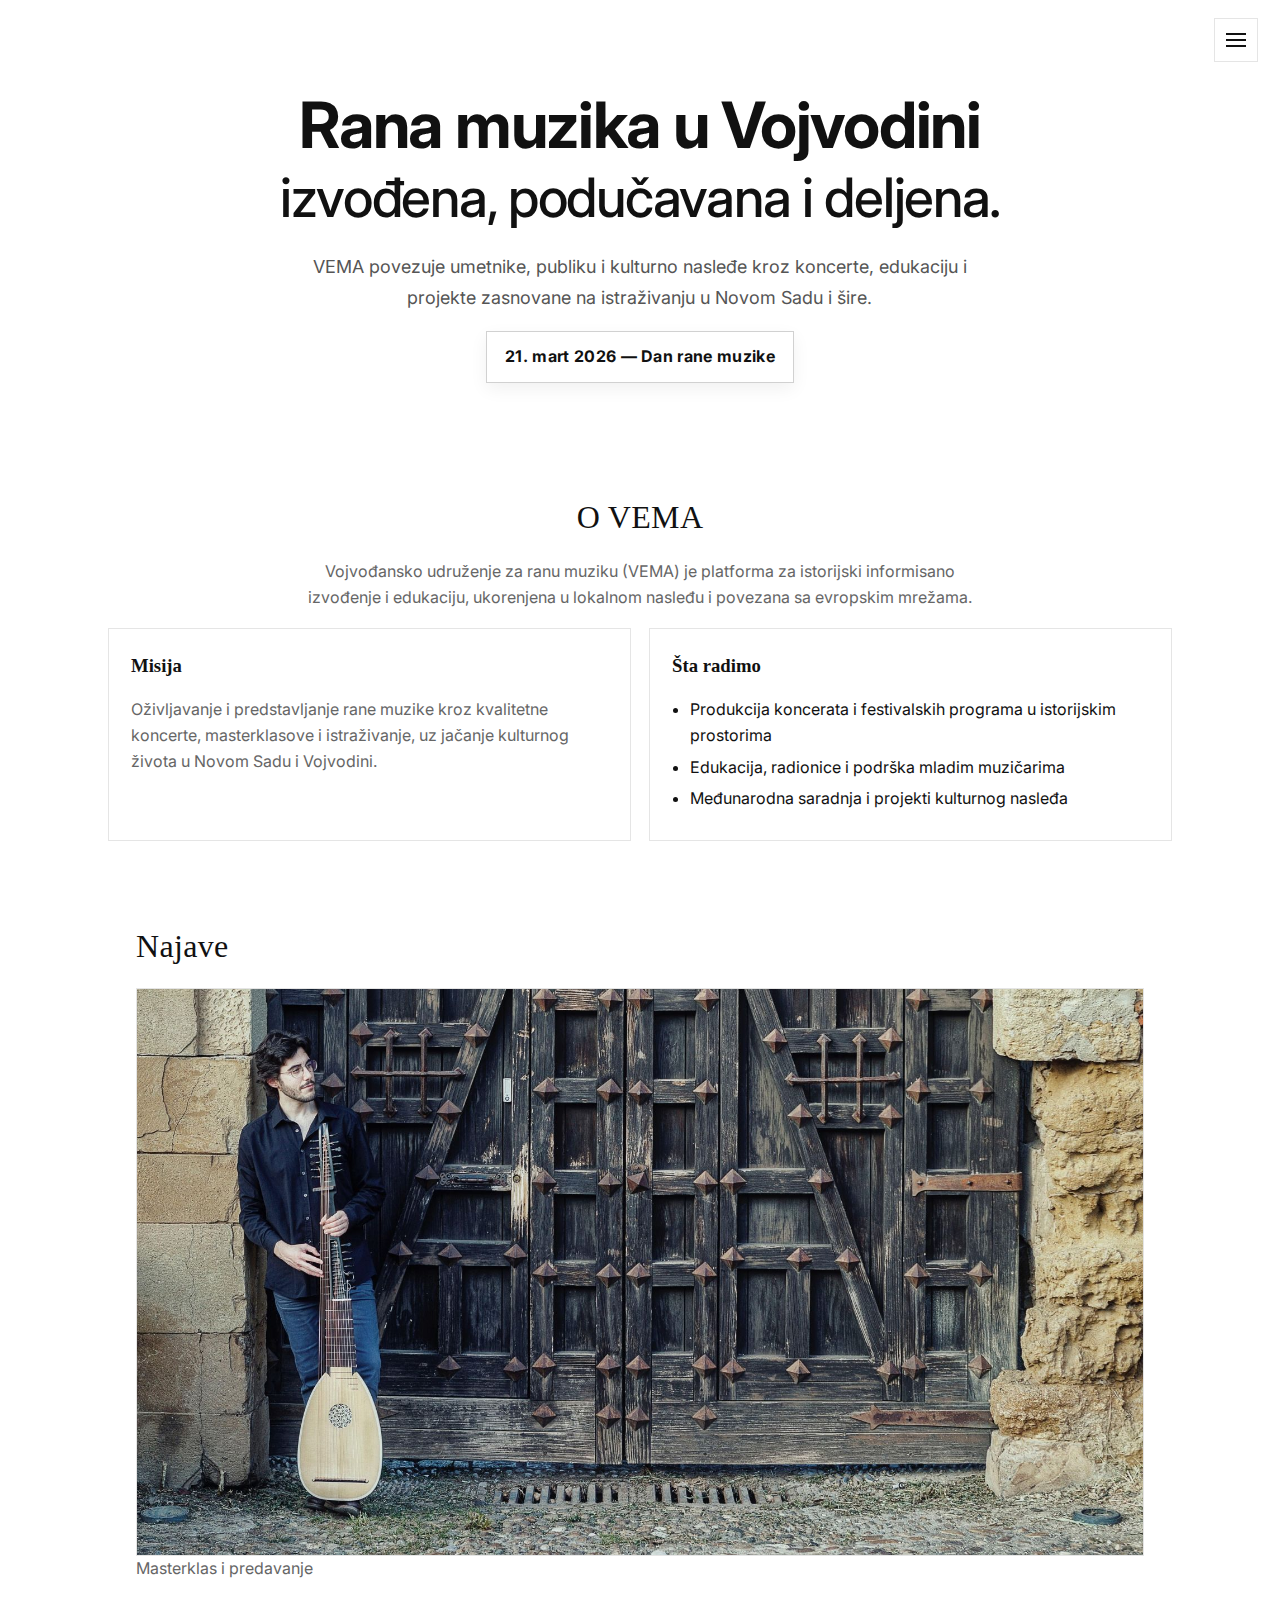
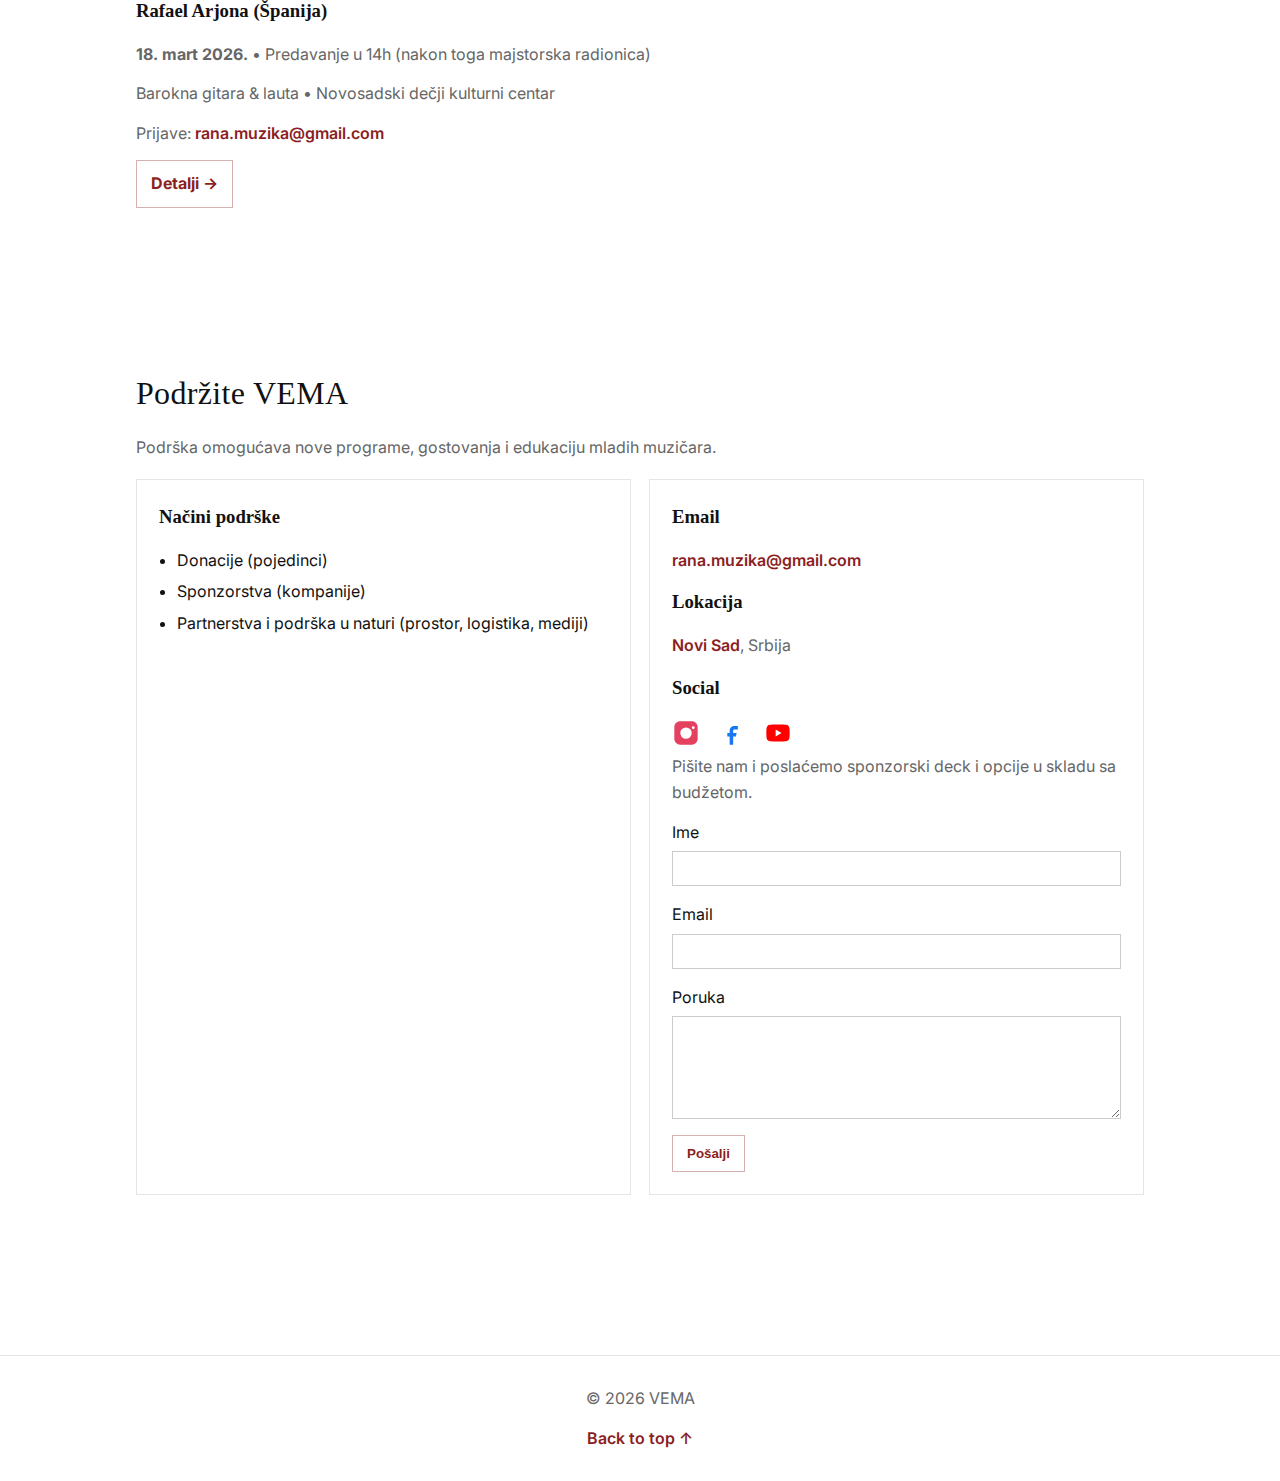
<file: index.html>
<!doctype html>
<html lang="sr">
<head>
  <meta charset="utf-8" />
  <meta name="viewport" content="width=device-width, initial-scale=1" />
  <title>VEMA – Vojvođansko udruženje za ranu muziku</title>
  <meta name="description" content="VEMA — Vojvođansko udruženje za ranu muziku. Koncerti, edukacija, istraživanje i projekti kulturnog nasleđa u Novom Sadu i Vojvodini." />
  <link rel="stylesheet" href="/styles.css" />
</head>

<body>
  <a class="skip-link" href="#main">Skip to content</a>

<!-- HAMBURGER MENU (top-right) -->
<details class="hamburger" role="navigation">
  <summary aria-label="Otvori meni" title="Meni">
    <span class="hamburger-icon" aria-hidden="true"></span>
  </summary>

  <div class="hamburger-panel">
    <a href="/index.html">Početna</a>
    <a href="/early-music-day/index.html">Dan rane muzike</a>

    <div class="hamburger-divider"></div>

    <div class="hamburger-lang">
      <a href="/index.html" aria-label="Srpski">🇷🇸 SR</a>
      <a href="/en/index.html" aria-label="English">🇬🇧 EN</a>
    </div>
  </div>
</details>

  <main id="main">

    <!-- HERO -->
<section class="hero">
  <div class="container hero-inner">
    <div class="hero-copy">

      <h1 class="hero-title">
        Rana muzika u Vojvodini
        <span class="hero-subline">izvođena, podučavana i deljena.</span>
      </h1>

      <p class="lead">
        VEMA povezuje umetnike, publiku i kulturno nasleđe kroz koncerte,
        edukaciju i projekte zasnovane na istraživanju u Novom Sadu i šire.
             <div class="hero-cta">
  <a class="cta-primary" href="/early-music-day/">
    21. mart 2026 — Dan rane muzike 
  </a>
</div>
      </p>

 

    </div>
  </div>
</section>
    <!-- ABOUT -->
    <section id="about" class="section">
      <div class="container">
        <div class="section-head">
          <h2>O VEMA</h2>
          <p>
            Vojvođansko udruženje za ranu muziku (VEMA) je platforma za istorijski informisano izvođenje i edukaciju,
            ukorenjena u lokalnom nasleđu i povezana sa evropskim mrežama.
          </p>
        </div>

        <div class="grid two">
          <div class="panel">
            <h3>Misija</h3>
            <p>
              Oživljavanje i predstavljanje rane muzike kroz kvalitetne koncerte, masterklasove i istraživanje,
              uz jačanje kulturnog života u Novom Sadu i Vojvodini.
            </p>
          </div>
          <div class="panel">
            <h3>Šta radimo</h3>
            <ul class="bullets">
              <li>Produkcija koncerata i festivalskih programa u istorijskim prostorima</li>
              <li>Edukacija, radionice i podrška mladim muzičarima</li>
              <li>Međunarodna saradnja i projekti kulturnog nasleđa</li>
            </ul>
          </div>
        </div>

    <!-- EVENTS -->
<section class="section najave-section">
  <div class="container">

<div class="announcements-box">
  <h2>Najave</h2>

  <article class="featured-announcement">
    <a class="featured-media" href="/early-music-day/" aria-label="Rafael Arjona — detalji">
      <img
        src="/assets/images/rafael-arjona-2026.jpg"
        alt="Masterklas i predavanje — Rafael Arjona — 18. mart 2026, Novi Sad"
        loading="lazy"
      />
    </a>

    <div class="featured-content">
      <p class="kicker">Masterklas i predavanje</p>
      <h3>Rafael Arjona (Španija)</h3>
      <p class="meta"><strong>18. mart 2026.</strong> • Predavanje u 14h (nakon toga majstorska radionica)</p>
      <p class="meta">Barokna gitara &amp; lauta • Novosadski dečji kulturni centar</p>
      <p class="meta">Prijave: <a class="link" href="mailto:rana.muzika@gmail.com">rana.muzika@gmail.com</a></p>

      <a class="btn primary" href="/early-music-day/">Detalji →</a>
    </div>
  </article>
</div>

      <!-- existing events stay exactly as they are -->
      
    </div>
</section>


    <!-- SUPPORT -->

<section class="section">
  <div class="container">

    <h2>Podržite VEMA</h2>
    <p>Podrška omogućava nove programe, gostovanja i edukaciju mladih muzičara.</p>

    <div class="grid two">

            <div class="panel">
                    <h3>Načini podrške</h3>
            <ul class="bullets">
              <li>Donacije (pojedinci)</li>
              <li>Sponzorstva (kompanije)</li>
              <li>Partnerstva i podrška u naturi (prostor, logistika, mediji)</li>
            </ul>
          </div>

           
          <div class="panel">
            <h3>Email</h3>
            <p><a class="link" href="mailto:rana.muzika@gmail.com">rana.muzika@gmail.com</a></p>

            <h3>Lokacija</h3>
            <p><a href="https://novisad.travel/" target="_blank" rel="noopener" class="link"> Novi Sad</a>, Srbija</p>

<h3>Social</h3>

<div class="social-links">
  <a href="https://instagram.com/danibaroknemuzike/" target="_blank" rel="noopener" aria-label="Instagram">
    <svg viewBox="0 0 24 24" class="social-icon">
      <path d="M7 2C4.2 2 2 4.2 2 7v10c0 2.8 2.2 5 5 5h10c2.8 0 5-2.2 5-5V7c0-2.8-2.2-5-5-5H7zm5 5.2A4.8 4.8 0 1112 17a4.8 4.8 0 010-9.8zm6.2-.9a1.2 1.2 0 110 2.4 1.2 1.2 0 010-2.4z"/>
    </svg>
  </a>

  <a href="https://facebook.com/danibarokne.muzike/" target="_blank" rel="noopener" aria-label="Facebook">
    <svg viewBox="0 0 24 24" class="social-icon">
      <path d="M14 9h3V6h-3c-2.2 0-4 1.8-4 4v2H8v3h2v7h3v-7h2.3l.7-3H13v-2c0-.6.4-1 1-1z"/>
    </svg>
  </a>

  <a href="https://youtube.com/@vema-vojvoanskoudruzenjeza5049" target="_blank" rel="noopener" aria-label="YouTube">
    <svg viewBox="0 0 24 24" class="social-icon">
      <path d="M21.8 8s-.2-1.4-.8-2a2.8 2.8 0 00-2-1c-2.8-.2-7-.2-7-.2s-4.2 0-7 .2a2.8 2.8 0 00-2 1c-.6.6-.8 2-.8 2S2 9.6 2 11.2v1.6c0 1.6.2 3.2.2 3.2s.2 1.4.8 2a2.8 2.8 0 002 1c2.8.2 7 .2 7 .2s4.2 0 7-.2a2.8 2.8 0 002-1c.6-.6.8-2 .8-2s.2-1.6.2-3.2v-1.6C22 9.6 21.8 8 21.8 8zM10 15V9l5 3-5 3z"/>
    </svg>
  </a>

</div> <!-- closes .social-links -->

            <p>Pišite nam i poslaćemo sponzorski deck i opcije u skladu sa budžetom.</p>
              <form class="form" action="https://formsubmit.co/rana.muzika@gmail.com" method="POST">

  <input type="hidden" name="_subject" value="Nova poruka sa VEMA sajta">
  <input type="hidden" name="_captcha" value="false">

  <label>
    <span>Ime</span>
    <input type="text" name="name" required>
  </label>

  <label>
    <span>Email</span>
    <input type="email" name="email" required>
  </label>

  <label>
    <span>Poruka</span>
    <textarea name="message" rows="5" required></textarea>
  </label>

  <button class="btn primary" type="submit">Pošalji</button>

</form>
      </div>
    </section>

</main>

  <footer class="site-footer">
    <div class="container footer-inner">
      <p>© <span id="year"></span> VEMA</p>
      <a class="link" href="#top">Back to top ↑</a>
    </div>
  </footer>

  <script src="/script.js"></script>
</body>
</html>
</file>
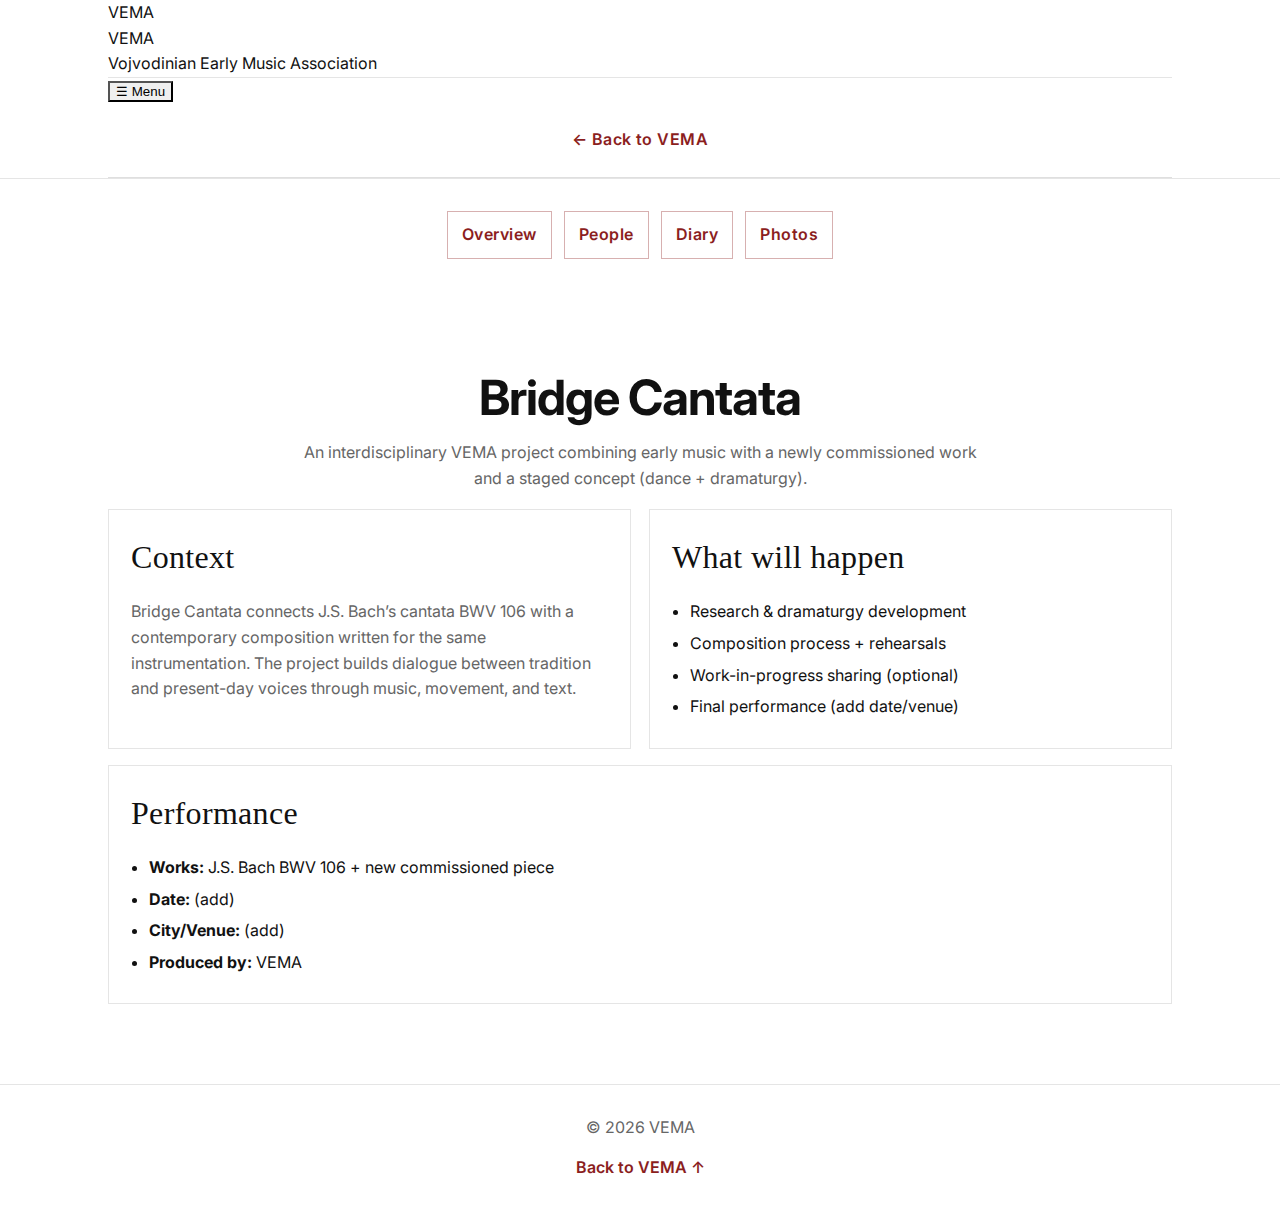
<file: bridge-cantata/index.html>
<!doctype html>
<html lang="en">
<head>
  <meta charset="utf-8" />
  <meta name="viewport" content="width=device-width, initial-scale=1" />
  <title>Bridge Cantata — VEMA</title>
  <meta name="description" content="Bridge Cantata: a VEMA interdisciplinary project connecting early music and contemporary creation." />
  <link rel="stylesheet" href="../styles.css" />
</head>
<body>
  <!-- Main site header (simple link back to VEMA) -->
  <header class="site-header">
    <div class="container header-inner">
      <div class="brand">
        <div class="logo" aria-hidden="true">VEMA</div>
        <div class="brand-text">
          <div class="brand-title">VEMA</div>
          <div class="brand-subtitle">Vojvodinian Early Music Association</div>
        </div>
      </div>

      <nav class="nav" aria-label="Primary">
        <button class="nav-toggle" id="navToggle" aria-expanded="false" aria-controls="navMenu">
          ☰ <span class="sr-only">Menu</span>
        </button>
        <div class="nav-menu" id="navMenu">
          <a href="../">← Back to VEMA</a>
        </div>
      </nav>
    </div>
  </header>

  <!-- Bridge Cantata project menu -->
  <section class="section alt" style="padding:18px 0;">
    <div class="container">
      <div class="nav-menu" style="display:flex; gap:12px; flex-wrap:wrap;">
        <a class="btn" href="./" aria-current="page">Overview</a>
        <a class="btn" href="./team/">People</a>
        <a class="btn" href="./diary/">Diary</a>
        <a class="btn" href="./photos/">Photos</a>
      </div>
    </div>
  </section>

  <main class="section">
    <div class="container">
      <div class="section-head">
        <h1>Bridge Cantata</h1>
        <p class="muted">
          An interdisciplinary VEMA project combining early music with a newly commissioned work and a staged concept (dance + dramaturgy).
        </p>
      </div>

      <div class="grid two">
        <div class="panel">
          <h2 style="margin-top:0;">Context</h2>
          <p>
            <!-- Replace this paragraph with your final text -->
            Bridge Cantata connects J.S. Bach’s cantata BWV 106 with a contemporary composition written for the same instrumentation.
            The project builds dialogue between tradition and present-day voices through music, movement, and text.
          </p>
        </div>

        <div class="panel">
          <h2 style="margin-top:0;">What will happen</h2>
          <ul class="bullets">
            <li>Research & dramaturgy development</li>
            <li>Composition process + rehearsals</li>
            <li>Work-in-progress sharing (optional)</li>
            <li>Final performance (add date/venue)</li>
          </ul>
        </div>
      </div>

      <div class="panel" style="margin-top:16px;">
        <h2 style="margin-top:0;">Performance</h2>
        <ul class="bullets">
          <li><strong>Works:</strong> J.S. Bach BWV 106 + new commissioned piece</li>
          <li><strong>Date:</strong> (add)</li>
          <li><strong>City/Venue:</strong> (add)</li>
          <li><strong>Produced by:</strong> VEMA</li>
        </ul>
      </div>
    </div>
  </main>

  <footer class="site-footer">
    <div class="container footer-inner">
      <p>© <span id="year"></span> VEMA</p>
      <a class="link" href="../">Back to VEMA ↑</a>
    </div>
  </footer>

  <script src="../script.js"></script>
</body>
</html>
</file>
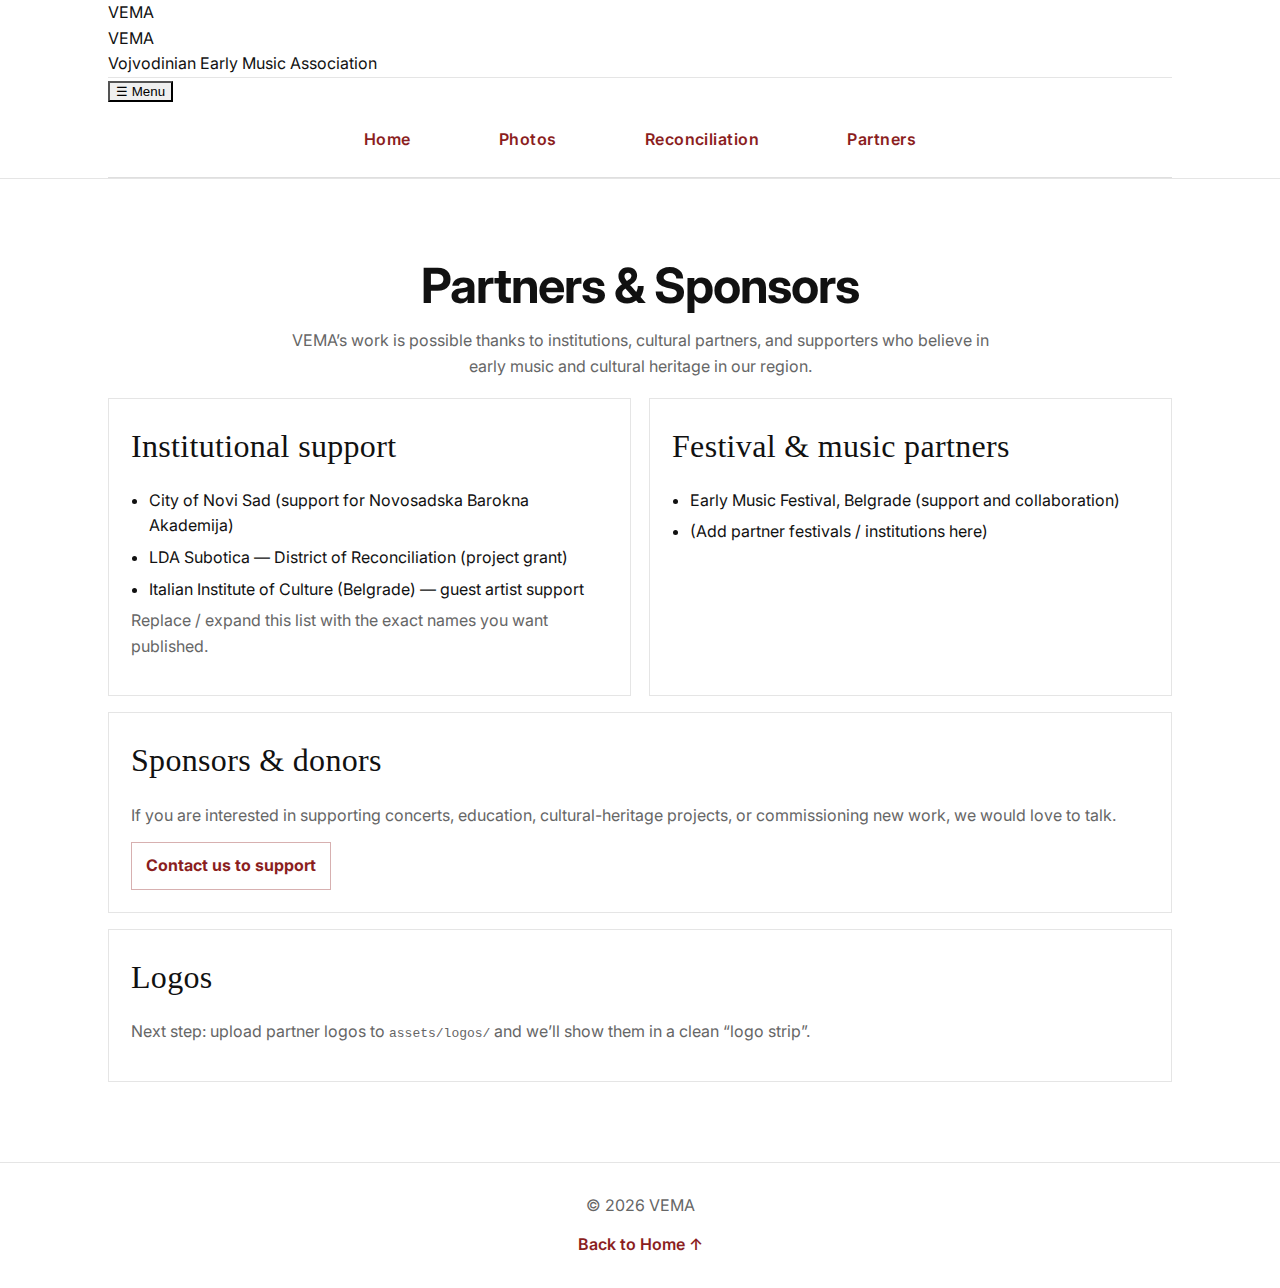
<file: partners/index.html>
<!doctype html>
<html lang="en">
<head>
  <meta charset="utf-8" />
  <meta name="viewport" content="width=device-width, initial-scale=1" />
  <title>VEMA — Partners & Sponsors</title>
  <meta name="description" content="Partners and sponsors supporting VEMA — Vojvodinian Early Music Association." />
  <link rel="stylesheet" href="../styles.css" />
</head>
<body>
  <header class="site-header">
    <div class="container header-inner">
      <div class="brand">
        <div class="logo" aria-hidden="true">VEMA</div>
        <div class="brand-text">
          <div class="brand-title">VEMA</div>
          <div class="brand-subtitle">Vojvodinian Early Music Association</div>
        </div>
      </div>

      <nav class="nav" aria-label="Primary">
        <button class="nav-toggle" id="navToggle" aria-expanded="false" aria-controls="navMenu">
          ☰ <span class="sr-only">Menu</span>
        </button>
        <div class="nav-menu" id="navMenu">
          <a href="../">Home</a>
          <a href="../photos/">Photos</a>
          <a href="../reconciliation/">Reconciliation</a>
          <a href="./" aria-current="page">Partners</a>
        </div>
      </nav>
    </div>
  </header>

  <main class="section">
    <div class="container">
      <div class="section-head">
        <h1>Partners & Sponsors</h1>
        <p class="muted">
          VEMA’s work is possible thanks to institutions, cultural partners, and supporters who believe in early music and cultural heritage in our region.
        </p>
      </div>

      <div class="grid two">
        <div class="panel">
          <h2 style="margin-top:0;">Institutional support</h2>
          <ul class="bullets">
            <li>City of Novi Sad (support for Novosadska Barokna Akademija)</li>
            <li>LDA Subotica — District of Reconciliation (project grant)</li>
            <li>Italian Institute of Culture (Belgrade) — guest artist support</li>
          </ul>
          <p class="fineprint">Replace / expand this list with the exact names you want published.</p>
        </div>

        <div class="panel">
          <h2 style="margin-top:0;">Festival & music partners</h2>
          <ul class="bullets">
            <li>Early Music Festival, Belgrade (support and collaboration)</li>
            <li>(Add partner festivals / institutions here)</li>
          </ul>
        </div>
      </div>

      <div class="panel" style="margin-top:16px;">
        <h2 style="margin-top:0;">Sponsors & donors</h2>
        <p>
          If you are interested in supporting concerts, education, cultural-heritage projects, or commissioning new work, we would love to talk.
        </p>
        <a class="btn" href="mailto:rana.muzika@gmail.com">Contact us to support</a>
      </div>

      <div class="panel" style="margin-top:16px;">
        <h2 style="margin-top:0;">Logos</h2>
        <p class="muted">Next step: upload partner logos to <code>assets/logos/</code> and we’ll show them in a clean “logo strip”.</p>
      </div>
    </div>
  </main>

  <footer class="site-footer">
    <div class="container footer-inner">
      <p>© <span id="year"></span> VEMA</p>
      <a class="link" href="../">Back to Home ↑</a>
    </div>
  </footer>

  <script src="../script.js"></script>
</body>
</html>
</file>
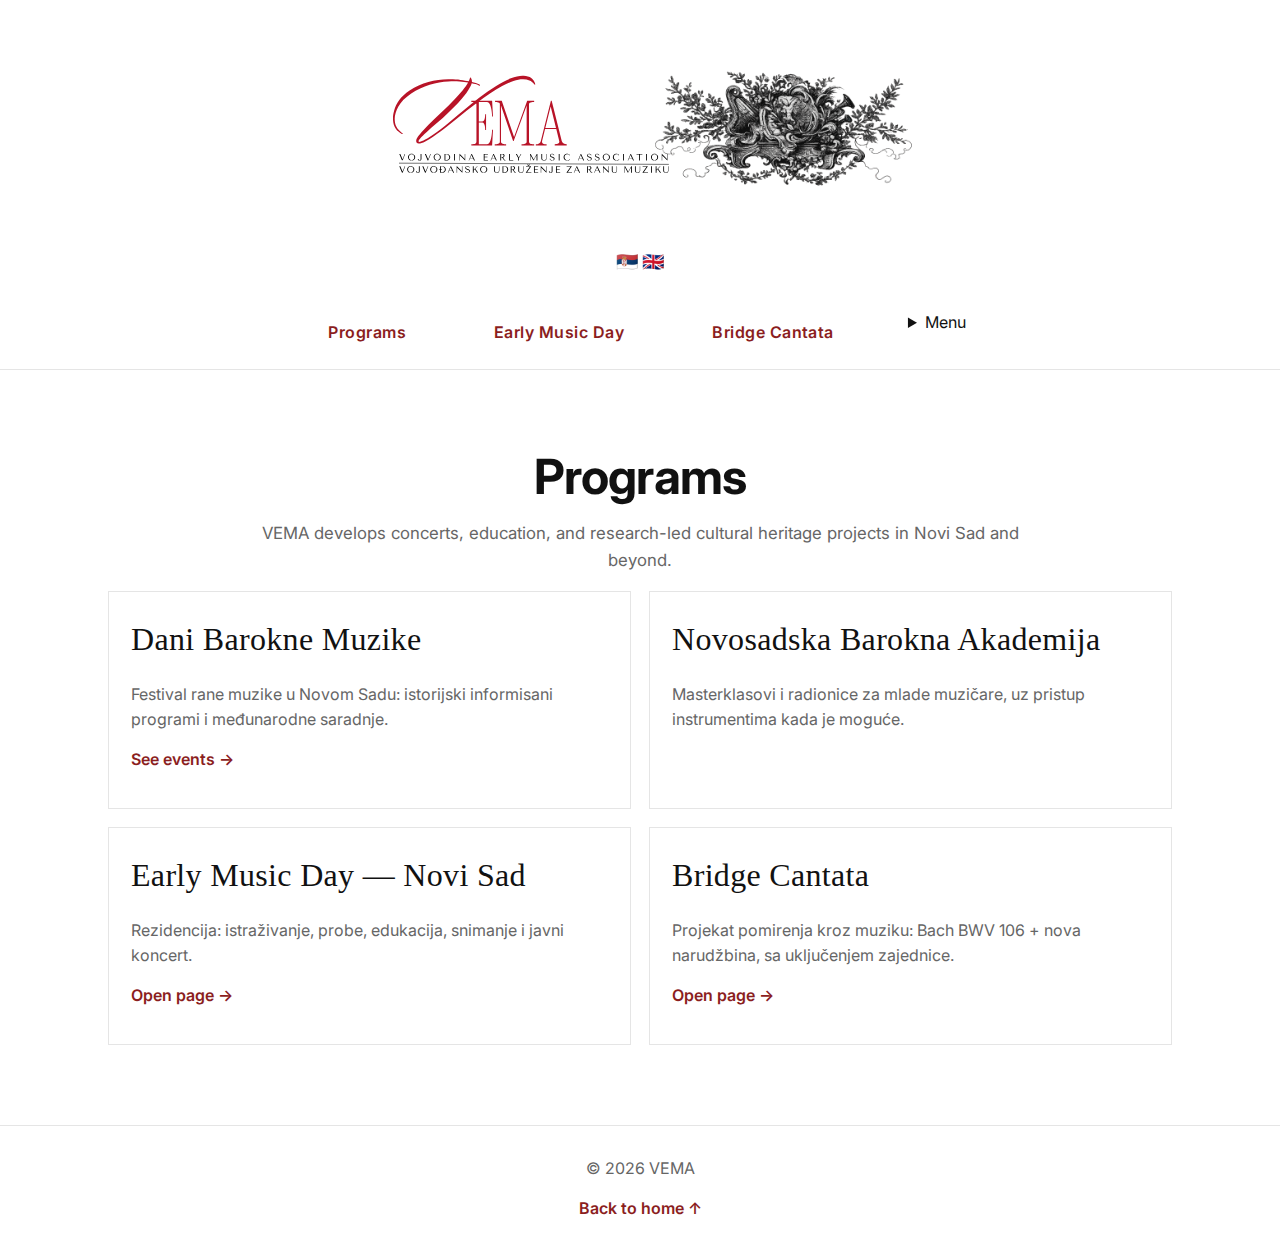
<file: programs/index.html>
<!doctype html>
<html lang="sr">
<head>
  <meta charset="utf-8" />
  <meta name="viewport" content="width=device-width, initial-scale=1" />
  <title>Programs | VEMA</title>
  <meta name="description" content="Programs of VEMA — concerts, education, and research-led cultural heritage projects." />
  <link rel="stylesheet" href="/styles.css" />
</head>

<body>
  <a class="skip-link" href="#main">Skip to content</a>

  <!-- SAME HEADER -->
  <header class="site-header" id="top">
    <div class="header-banner">
      <a href="/index.html" class="brand-link" aria-label="VEMA home">
        <img src="/assets/images/vema-logo.svg"
             alt="VEMA – Vojvodinian Early Music Association / Vojvođansko udruženje za ranu muziku">
      </a>

      <div class="lang-switch" role="group" aria-label="Language switcher">
        <button class="lang-btn" data-lang="sr" type="button" aria-label="Srpski">
          <span class="flag" aria-hidden="true">🇷🇸</span>
        </button>
        <button class="lang-btn" data-lang="en" type="button" aria-label="English">
          <span class="flag" aria-hidden="true">🇬🇧</span>
        </button>
      </div>
    </div>


      <div class="nav-menu" id="navMenu">
        <a href="/programs/">Programs</a>
        <a href="/early-music-day/">Early Music Day</a>
        <a href="/bridge-cantata/">Bridge Cantata</a>

        <details class="menu-more">
          <summary>Menu</summary>
          <div class="menu-more-panel">
            <a href="/partners/">Partners</a>
            <a href="/#media">Media</a>
            <a href="/#support">Support</a>
            <a href="/#contact">Contact</a>
          </div>
        </details>
      </div>
    </nav>
  </header>

  <main id="main">
    <section class="section">
      <div class="container">
        <div class="section-head">
          <h1>Programs</h1>
          <p class="lead">VEMA develops concerts, education, and research-led cultural heritage projects in Novi Sad and beyond.</p>
        </div>

        <div class="grid two">
          <div class="panel">
            <h2>Dani Barokne Muzike</h2>
            <p>Festival rane muzike u Novom Sadu: istorijski informisani programi i međunarodne saradnje.</p>
            <p><a class="link" href="/#events">See events →</a></p>
          </div>

          <div class="panel">
            <h2>Novosadska Barokna Akademija</h2>
            <p>Masterklasovi i radionice za mlade muzičare, uz pristup instrumentima kada je moguće.</p>
          </div>

          <div class="panel">
            <h2>Early Music Day — Novi Sad</h2>
            <p>Rezidencija: istraživanje, probe, edukacija, snimanje i javni koncert.</p>
            <p><a class="link" href="/early-music-day/">Open page →</a></p>
          </div>

          <div class="panel">
            <h2>Bridge Cantata</h2>
            <p>Projekat pomirenja kroz muziku: Bach BWV 106 + nova narudžbina, sa uključenjem zajednice.</p>
            <p><a class="link" href="/bridge-cantata/">Open page →</a></p>
          </div>
        </div>
      </div>
    </section>
  </main>

  <footer class="site-footer">
    <div class="container footer-inner">
      <p>© <span id="year"></span> VEMA</p>
      <a class="link" href="/index.html">Back to home ↑</a>
    </div>
  </footer>

  <script src="/script.js"></script>
</body>
</html>
</file>
<file: styles.css>
/* =========================
   VEMA — Clean White Layout (FULL REPLACE)
   ========================= */

@import url('https://fonts.googleapis.com/css2?family=Fraunces:opsz,wght@9..144,400;9..144,600&family=Inter:wght@400;500;600;700&display=swap');
:root{
  --bg:#ffffff;
  --card:#ffffff;
  --text:#111111;
  --muted:#666666;

  --accent:#8b1e1e;     /* VEMA red */
  --blue:#082666;       /* deep blue */
  --line:rgba(0,0,0,.10);

  --container:1120px;
  --pad:28px;
}
body{
  font-family:Inter, system-ui, -apple-system, Segoe UI, Roboto, Arial, sans-serif;
  background:var(--bg);
  color:var(--text);
}

h1,h2{
  font-family:"Fraunces", serif;
  letter-spacing:.01em;
}

.band{
  padding:80px 0;
}

.band--1{ background:var(--band-1); }
.band--2{ background:var(--band-2); }
.band--3{ background:var(--band-3); }
.band--4{ background:var(--band-4); }

.center{ text-align:center; }
.center .lead, .center p{ margin-left:auto; margin-right:auto; }
.lead{ max-width:70ch; }

a.title-link{
  font-weight:700;
  text-transform:uppercase;
  letter-spacing:.06em;
  text-decoration:underline;
  text-underline-offset:6px;
}

.btn{
  display:inline-flex;
  align-items:center;
  justify-content:center;
  gap:10px;
  padding:12px 16px;
  border-radius:12px;
  border:1px solid rgba(139,30,30,.35);
  background:#fff;
  color:var(--red);
  font-weight:700;
}

.btn:hover{
  border-color:rgba(139,30,30,.75);
  transform:translateY(-1px);
}

.btn--solid{
  background:var(--red);
  color:#fff;
  border-color:var(--red);
}
/* =========================
   Base
   ========================= */

*{ box-sizing:border-box; }

html, body{ height:100%; }

body{
  margin:0;
  font-family:Inter, system-ui, -apple-system, Segoe UI, Roboto, Arial, sans-serif;
  background:var(--bg);
  color:var(--text);
  line-height:1.6;
}

.container{
  max-width:var(--container);
  margin:0 auto;
  padding:0 var(--pad);
}

img{
  max-width:100%;
  height:auto;
  display:block;
}

a{
  text-decoration:none;
  color:inherit;
}

/* Hide skip link completely */
.skip-link{ display:none; }

/* =========================
   HEADER
   ========================= */

.site-header{
  position:relative;
  border-bottom:1px solid var(--line);
}

.header-banner{
  padding:30px 0 20px 0;
  text-align:center;
  position:relative;
}

.brand-link img{
  max-height:220px;
  margin:0 auto;
}

/* =========================
   FLAGS (TOP RIGHT)
   ========================= */

.lang{
  position:absolute;
  top:20px;
  right:30px;
  display:flex;
  gap:10px;
}

.lang-btn{
  background:none;
  border:none;
  cursor:pointer;
  font-size:18px;
  padding:0;
  transition:transform .2s ease, opacity .2s ease;
}

.lang-btn:hover{ transform:scale(1.15); }
.lang-btn.active{ opacity:1; }
.lang-btn{
  opacity: 1;
}
.lang-btn:not(.active){
  opacity: 1;
}
/* =========================
   NAVIGATION (if used on index)
   ========================= */

.nav{
  border-top:1px solid var(--line);
}

.nav-menu{
  display:flex;
  justify-content:center;
  gap:60px;
  padding:40px 0;
}

.nav-menu a{
  font-size:15px;
  font-weight:500;
  letter-spacing:.04em;
  color:var(--accent);
  position:relative;
}

.nav-menu a::after{
  content:"";
  position:absolute;
  left:0;
  right:0;
  bottom:-6px;
  height:1px;
  background:var(--accent);
  opacity:0;
  transition:.25s ease;
}

.nav-menu a:hover::after{ opacity:.6; }

/* =========================
   MENU BAND (full-width)
   ========================= */

.nav{
  border-top:1px solid var(--line);
  border-bottom:1px solid rgba(0,0,0,.12); /* full-width black-ish line */
  background:#fff;
}

.nav-menu{
  max-width: var(--container);
  margin: 0 auto;
  padding: 14px 28px;          /* makes the band feel intentional */
  display:flex;
  justify-content:center;
  gap:60px;
}

/* Make the red text look “held” by the band */
.nav-menu a{
  font-size:16px;
  font-weight:600;
  letter-spacing:.03em;
  color:var(--accent);
  padding:10px 14px;
  border-radius:999px;
  transition: background .2s ease, transform .2s ease;
}

/* subtle hover highlight (still clean) */
.nav-menu a:hover{
  background:rgba(3, 3, 3, 0.08);
  transform:translateY(-1px);
}

/* remove the old underline effect if you still have it */
.nav-menu a::after{
  display:none !important;
}

/* =========================
   TYPOGRAPHY
   ========================= */

h1,h2,h3{ margin:0 0 16px; }

h1{
  font-family:"Cormorant Garamond", serif;
  font-weight:500;
  font-size:clamp(2.4rem,3.8vw,3.6rem);
  line-height:1.1;
}

h2{
  font-family:"Cormorant Garamond", serif;
  font-weight:500;
  font-size:2rem;
}

h3{ font-weight:600; }

p{
  margin:0 0 14px;
  color:var(--muted);
}

/* Centered headings (used on Early Music Day intro) */
.section-head.center,
.section-title.center,
.section-sub.center{
  text-align: center;
}

.section-sub{
  max-width: 70ch;
  margin: 0 auto 26px;
  color: var(--muted);
}

.center-text{
  text-align:center;
  margin-left:auto;
  margin-right:auto;
}

/* =========================
   Early Music Day – centered intro
   ========================= */
.section-head{
  text-align: center;
}

.section-head p{
  margin-left: auto;
  margin-right: auto;
  max-width: 70ch;   /* keeps the paragraph elegant */

.emd-main{
  display:block;
  color: var(--accent);
  font-weight: 700;
  font-size: clamp(2.6rem, 4.5vw, 4rem);
  letter-spacing: .05em;
  margin-bottom: .3em;
}

.emd-city{
  display:block;
  font-style: italic;
  font-weight: 400;
  font-size: clamp(1.4rem, 2.2vw, 2rem);
  color: var(--text);
  letter-spacing: .03em;
}
}

/* =========================
   Unified typography + link titles
   ========================= */

/* Keep everything on the site using the same base font */
body{
  font-family: Inter, system-ui, -apple-system, Segoe UI, Roboto, Arial, sans-serif;
}

/* Headings keep the elegant serif */
h1, h2, h3{
  font-family: "Cormorant Garamond", serif;
}

/* Title-style links (like headings you can click) */
a.title-link{
  font-family: "Cormorant Garamond", serif;
  text-transform: uppercase;
  text-decoration: underline;
  text-underline-offset: 6px;
  text-decoration-thickness: 2px;
  letter-spacing: .04em;
}

/* Optional: hover feels “clickable” */
a.title-link:hover{
  color: var(--accent);
}

/* =========================
   SECTIONS / LAYOUT
   ========================= */

.section{ padding:70px 0; }

.section-head,
.grid.two,
.note{
  max-width:var(--content);
  margin-left:auto;
  margin-right:auto;
}

.section-divider{
  border:0;
  border-top:1px solid var(--line);
  margin:36px 0;
}

/* Basic grid */
.grid.two{
  display:grid;
  grid-template-columns:1fr;
  gap:18px;
  margin-top:18px;
}

/* Panels */
.panel{
  border:1px solid var(--line);
  border-radius:14px;
  padding:22px;
  background:#fff;
}

.bullets{
  margin:0;
  padding-left:18px;
  color:var(--text);
}

.bullets li{ margin:6px 0; }

/* Notes / links */
.note{ margin-top:18px; }

.link{
  color:var(--accent);
  font-weight:600;
}

.link:hover{ text-decoration:underline; }

/* =========================
   HERO (index)
   ========================= */

.hero{ padding:100px 0 60px; }

.hero-inner{
  display:grid;
  grid-template-columns:1fr;
  gap:26px;
}

.hero-inner > *{
  max-width:var(--content);
  margin-left:auto;
  margin-right:auto;
}

.lead{
  font-size:1.05rem;
  max-width:60ch;
}

/* =========================
   FOOTER
   ========================= */

.site-footer{
  border-top:1px solid var(--line);
  padding:30px 0;
  text-align:center;
}

/* =========================
   FORMS (contact / similar)
   ========================= */

.form{
  display:flex;
  flex-direction:column;
  gap:16px;
}

.form label{
  display:flex;
  flex-direction:column;
  gap:6px;
}

.form input,
.form textarea{
  width:100%;
  padding:8px 10px;
  border:1px solid #ccc;
  border-radius:6px;
  font-family:inherit;
  font-size:14px;
}

.form button{ align-self:flex-start; }

/* =========================
   SOCIAL ICONS
   ========================= */

.social-links{
  display:flex;
  gap:18px;
  margin-top:14px;
  align-items:center;
}

.social-icon{
  width:28px;
  height:28px;
  transition:transform .2s ease;
}

.social-links a:hover .social-icon{ transform:scale(1.15); }

/* optional per-platform fills (only if your SVG uses fill) */
.social-links a[aria-label="Instagram"] .social-icon{ fill:#E4405F; }
.social-links a[aria-label="Facebook"]  .social-icon{ fill:#1877F2; }
.social-links a[aria-label="YouTube"]   .social-icon{ fill:#FF0000; }

/* =============================
   NAJAVE STYLING
   ============================= */

.featured-media img{
  display:block;
  width:100%;
  height:auto;
  object-fit:cover;
  border:1px solid var(--line);
  border-radius:12px;
}

.najave-section{ padding:90px 0; }

.najave-box{
  max-width:820px;
  margin:0 auto;
  padding:60px 60px 50px;
  border:1px solid #000;
  position:relative;
  background:#fff;
}

.najave-box h2{
  text-align:center;
  margin-bottom:20px;
}

.najave-sub{
  text-align:center;
  font-size:0.95rem;
  color:#666;
  margin-bottom:50px;
}

.najave-box::before{
  content:"";
  position:absolute;
  top:-14px;
  left:50%;
  transform:translateX(-50%);
  width:60px;
  height:1px;
  background:#000;
}

.najave-box::after{
  content:"";
  position:absolute;
  bottom:-14px;
  left:50%;
  transform:translateX(-50%);
  width:60px;
  height:1px;
  background:#000;
}

/* =========================
   Minimal Back Arrow
   ========================= */

.back-link{
  border-top:1px solid var(--line);
}

.back-link .container{
  padding:16px 1;
}

.back-arrow{
  font-size:28px;
  color:var(--accent);
  display:inline-block;
  transition:transform .15s ease, opacity .15s ease;
}

.back-arrow:hover{
  transform:translateX(-4px);
  opacity:.8;
}

/* =========================
   EARLY MUSIC DAY – EVENT CARDS
   ========================= */

.event-grid{
  display:grid;
  grid-template-columns:1fr;
  gap:18px;
  margin-top:18px;
  max-width:var(--content);
  margin-left:auto;
  margin-right:auto;
}

.event-card{
  border:1px solid var(--line);
  border-radius:14px;
  padding:22px;
  background:#fff;
}

.event-top{
  display:flex;
  justify-content:center;
  align-items:center;
  width:100%;
  margin-bottom:10px;
}

.event-date{
  font-size:2rem;       /* triple size */
  font-weight:500;
  color:#940606;
  letter-spacing:.06em;
  text-align:center;
}

/* Center header block inside event cards */
.event-card .event-top,
.event-card .event-heading{
  text-align:center;
}

.badge{
  display:inline-block;
  padding:6px 10px;
  border:1px solid var(--line);
  border-radius:999px;
  font-size:0.85rem;
  color:var(--accent);
}

.badge-paid{ border-color:rgba(139,30,30,.35); }

.event-meta{ color:var(--muted); }

.event-actions{
  display:flex;
  align-items:center;
  gap:12px;
  margin-top:14px;
  flex-wrap:wrap;
}

.btn{
  display:inline-block;
  padding:10px 14px;
  border-radius:10px;
  border:1px solid rgba(139,30,30,.35);
  color:var(--accent);
  font-weight:700;
  background:#fff;
}

.btn:hover{
  border-color:rgba(139,30,30,.75);
  transform:translateY(-1px);
}

.small-note{
  color:var(--muted);
  font-size:0.9rem;
}

.event-photo{
  margin: 12px 0 10px;
  border-radius: 12px;
  overflow: hidden;
  border: 1px solid var(--line);
}
.event-photo img{
  width: 100%;
  height: auto;
  display: block;
}

/* =========================
   MEDIA BLOCKS (poster, bio image)
   ========================= */

.media-block{
  max-width:var(--content);
  margin:26px auto 0;
}

.figure{
  margin:14px 0 0;
  border:1px solid var(--line);
  border-radius:14px;
  overflow:hidden;
  background:#fff;
}

.figure img{
  width:100%;
  height:auto;
  display:block;
}

/* =========================
   COMBINED SPONSOR LOGO (clean + smaller)
   ========================= */

.sponsor-combined{
  display:flex;
  justify-content:center;
  margin-top:18px;
}

.sponsor-combined img{
  width:min(520px, 100%);
  max-width:520px;
  height:auto;
  opacity:.92;
  border:1px solid var(--line);
  border-radius:14px;
  padding:14px;
  background:#fff;
}

/* slightly smaller on big screens so it never dominates */
@media (min-width:900px){
  .sponsor-combined img{
    width:420px;
  }
}

/* =========================
   RESPONSIVE
   ========================= */

@media (min-width:900px){
  .grid.two{
    grid-template-columns:1fr 1fr;
  }
  .event-grid{
    grid-template-columns:1fr 1fr;
  }
}

@media (max-width:900px){
  .nav-menu{
    flex-wrap:wrap;
    gap:25px;
  }
  .lang{ right:20px; }
  .najave-box{ padding:40px 24px 34px; }
}

/* =========================
   SECTION BLOCKS + FULL-WIDTH DIVIDERS
   ========================= */

/* Default section look: clean white */
.section{
  padding:80px 0;
  background: var(--bg);
}

/* Optional block tints (use as .section section--tint-red / blue / light) */
.section--tint-light{ background:#fafafa; }
.section--tint-red{ background: rgba(139,30,30,.04); }
.section--tint-blue{ background: rgba(31,74,168,.04); }

/* Full-width thin divider line */
.full-divider{
  height:1px;
  background: var(--line);
  width:100%;
  margin:0;
}

/* If you already use hr, make it full width */
hr{
  border:0;
  border-top:1px solid var(--line);
  width:100%;
  margin:36px 0;
}

/* Make divider ignore container width when placed inside container */
.container .full-divider{
  position:relative;
  left:50%;
  transform:translateX(-50%);
  width:100vw;
}

/* Panels/cards cleaner (less clunky) */
.event-card,
.panel{
  border:1px solid var(--line);
  border-radius:16px;
  background: var(--card);
  box-shadow:none;
}

/* Buttons: crisp, not “pill heavy” */
.btn{
  border:1px solid rgba(139,30,30,.35);
  background:#fff;
  color:var(--accent);
}
.btn:hover{
  border-color:rgba(139,30,30,.75);
}

/* =========================
   HAMBURGER MENU (top-right)
   ========================= */

.hamburger{
  position:absolute;
  top:18px;
  right:22px;
  z-index:50;
}

.hamburger summary{
  list-style:none;
  cursor:pointer;
  width:44px;
  height:44px;
  border:1px solid var(--line);
  border-radius:10px;
  background:#fff;
  display:grid;
  place-items:center;
}

.hamburger summary::-webkit-details-marker{ display:none; }

.hamburger-icon{
  width:20px;
  height:2px;
  background:#111;
  position:relative;
  display:block;
}

.hamburger-icon::before,
.hamburger-icon::after{
  content:"";
  position:absolute;
  left:0;
  width:20px;
  height:2px;
  background:#111;
}

.hamburger-icon::before{ top:-6px; }
.hamburger-icon::after{ top:6px; }

.hamburger-panel{
  margin-top:10px;
  width:220px;
  background:#fff;
  border:1px solid var(--line);
  border-radius:12px;
  padding:14px;
  box-shadow:0 12px 30px rgba(0,0,0,.08);
}

.hamburger-panel a{
  display:block;
  padding:10px 8px;
  font-size:14px;
  letter-spacing:.04em;
  text-transform:uppercase;
  color:#111;
}

.hamburger-panel a:hover{
  color:var(--accent);
}

.hamburger-divider{
  height:1px;
  background:var(--line);
  margin:10px 0;
}

.hamburger-lang{
  display:flex;
  gap:10px;
  padding-top:2px;
}

.hamburger-lang a{
  padding:8px 8px;
  border:1px solid var(--line);
  border-radius:10px;
  font-size:13px;
  text-transform:uppercase;
}
/* =========================
   HOMEPAGE HERO — centered + modern font
   ========================= */

/* Moderniji font (zamena za “klasičan” osećaj naslova) */
:root{
  --ui: Inter, system-ui, -apple-system, Segoe UI, Roboto, Arial, sans-serif;
}

.hero, .section-head{
  text-align:center;
}

.hero h1,
.section-head h1{
  font-family: var(--ui);
  font-weight: 700;
  letter-spacing: -0.02em;
}

.hero .lead,
.section-head .lead{
  margin-left:auto;
  margin-right:auto;
  max-width: 70ch;
}

/* =========================
   MODERN HERO (REMA STYLE)
   ========================= */

.hero{
  padding: 90px 0 55px;
  text-align:center;
  background:#fff;
}

.hero + .section{
  padding-top: 40px;
}

.hero-title{
  font-family: Inter, system-ui, -apple-system, Segoe UI, sans-serif;
  font-size: clamp(40px, 5vw, 64px);
  font-weight: 700;
  line-height: 1.1;
  letter-spacing: -0.02em;
  color:#111;
  margin-bottom: 24px;
}

.hero-subline{
  display:block;
  font-weight:500;
  font-size: 0.85em;
  margin-top: 8px;
}

.hero .lead{
  font-family: Inter, system-ui, sans-serif;
  font-size: 18px;
  line-height:1.7;
  color:#555;
  max-width: 720px;
  margin: 0 auto;
}

.hero-cta{
  margin-top: 18px;
  display:flex;
  justify-content:center;
}

.cta-primary{
  display:inline-flex;
  align-items:center;
  justify-content:center;
  gap:10px;
  padding:12px 18px;
  border-radius:999px;
  border:1px solid rgba(0,0,0,.18);
  background:#fff;
  color:#111;
  font-weight:700;
  letter-spacing:.02em;
  text-decoration:none;
  box-shadow: 0 6px 18px rgba(0,0,0,.06);
  transition: transform .15s ease, border-color .15s ease, box-shadow .15s ease;
}

.cta-primary:hover{
  transform: translateY(-1px);
  border-color: rgba(139,30,30,.45);
  box-shadow: 0 10px 26px rgba(0,0,0,.08);
}

.cta-primary:focus{
  outline: 2px solid #8b1e1e;
  outline-offset: 3px;
}

/* =========================
   REMOVE ALL ROUNDED EDGES
   ========================= */

*{
  border-radius: 0 !important;
}

button,
.btn,
input,
textarea,
select{
  border-radius: 0 !important;
}

.card,
.event-card,
.next-card,
.hamburger summary,
.hamburger-panel{
  border-radius: 0 !important;
}
</file>
